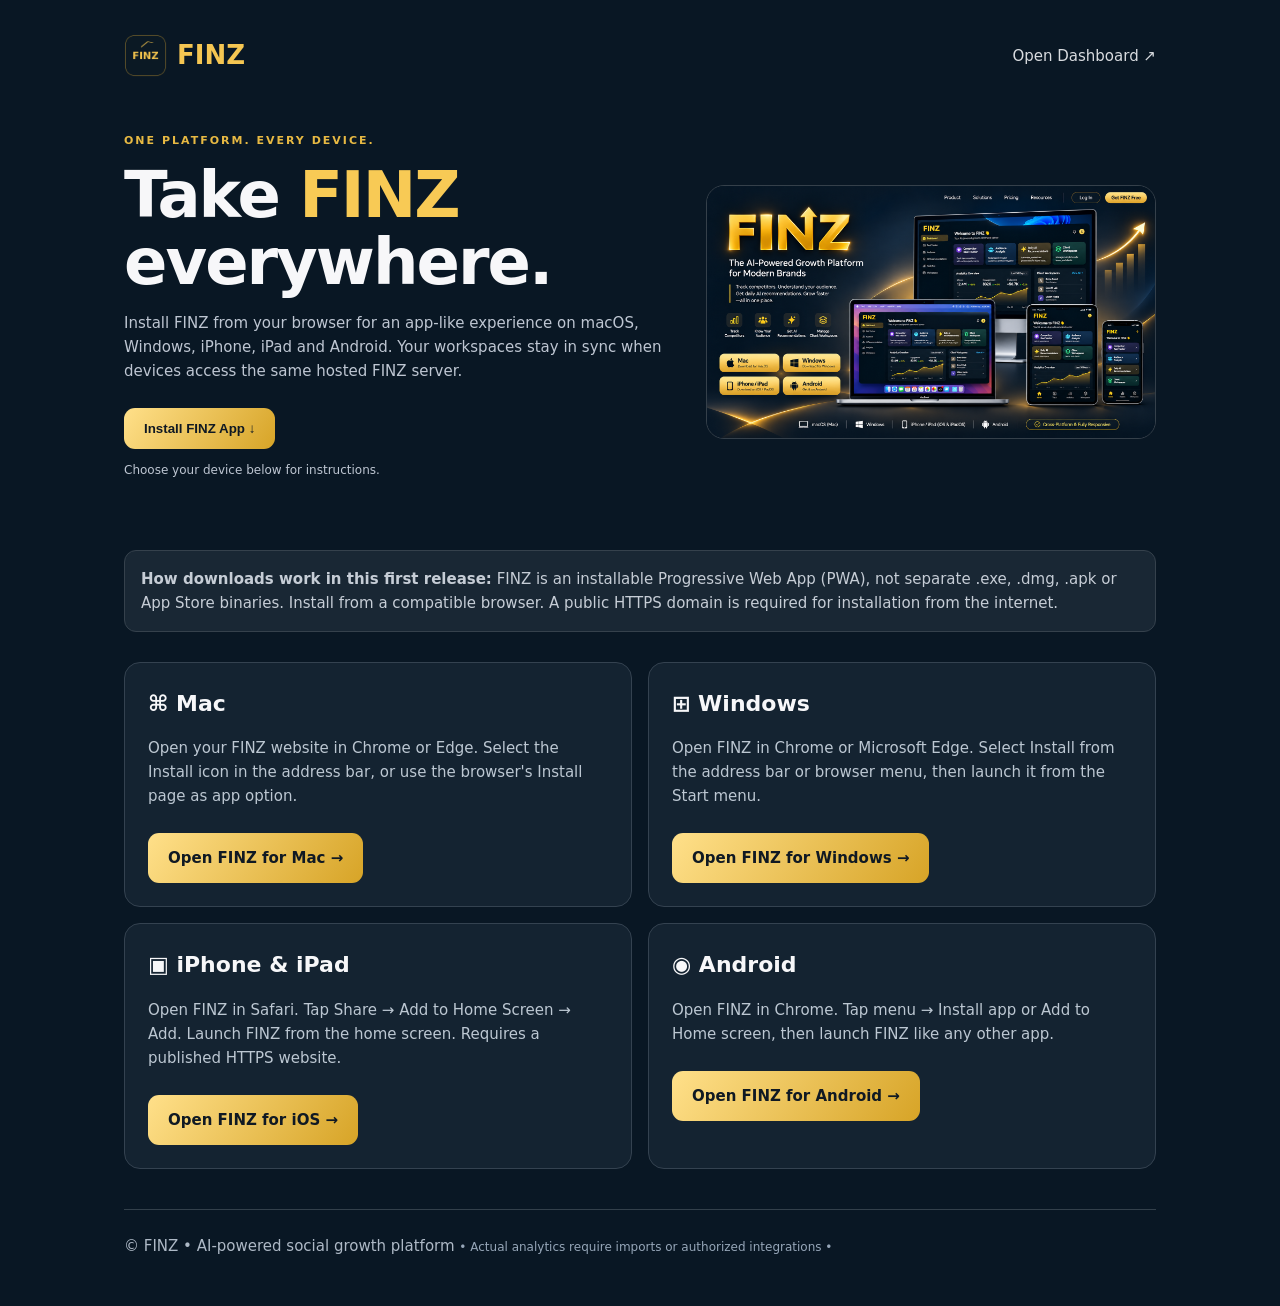
<file: download.html>
<!doctype html><html lang="en"><head><meta charset="utf-8"><meta name="viewport" content="width=device-width,initial-scale=1,viewport-fit=cover"><meta name="theme-color" content="#0b1924"><meta name="description" content="Install FINZ as an app on your devices"><link rel="manifest" href="/static/manifest.webmanifest"><link rel="apple-touch-icon" href="/static/icon-192.png"><title>Download FINZ — Mac, Windows, iPhone, iPad, Android</title><style>:root{color-scheme:dark}*{box-sizing:border-box}body{margin:0;background:#091724;color:#f7f7f9;font:15px/1.6 system-ui,-apple-system,Segoe UI,sans-serif}a{color:#ffe08a}.wrap{max-width:1080px;margin:auto;padding:24px}nav{display:flex;justify-content:space-between;align-items:center;padding:10px 0 35px}.brand{display:flex;align-items:center;gap:10px;color:#f5c652;font-size:26px;font-weight:850;text-decoration:none}.brand img{width:43px;border-radius:12px}.home{color:#d8dbdf;text-decoration:none}.hero{display:grid;grid-template-columns:1.1fr .9fr;gap:32px;align-items:center;padding:20px 0 40px}.eyebrow{font-size:11px;letter-spacing:2px;color:#e7b943;font-weight:700}.hero h1{font-size:clamp(37px,5vw,66px);line-height:1.05;margin:12px 0;letter-spacing:-2px}.hero h1 span{color:#f8ca55}.hero p{color:#bec6d2;max-width:600px}.hero img{width:100%;border-radius:18px;border:1px solid #35404a}.btn{background:linear-gradient(125deg,#ffe08a,#d7a427);color:#101923;padding:13px 20px;border:0;border-radius:11px;font-weight:800;cursor:pointer;display:inline-block;text-decoration:none;margin-top:10px}.note{background:#192734;border:1px solid #35414c;padding:16px;border-radius:12px;color:#c6cdd6;margin:18px 0 30px}.grid{display:grid;grid-template-columns:repeat(2,minmax(0,1fr));gap:16px}.card{background:#142331;border:1px solid #344250;padding:23px;border-radius:16px}.card h2{margin:0 0 8px;font-size:22px}.card p{color:#bcc7d2}.steps{padding-left:20px;color:#d1dbe4}.steps li{margin-bottom:8px}footer{border-top:1px solid #33404b;margin-top:40px;padding:24px 0;color:#aeb9c6}.small{font-size:12px;color:#96a6b8} @media(max-width:730px){.hero{grid-template-columns:1fr}.grid{grid-template-columns:1fr}.wrap{padding:17px}.hero h1{letter-spacing:-1px}}</style></head><body><div class="wrap"><nav><a class="brand" href="/"><img src="/static/icon-192.png" alt="">FINZ</a><a class="home" href="/">Open Dashboard ↗</a></nav><section class="hero"><div><div class="eyebrow">ONE PLATFORM. EVERY DEVICE.</div><h1>Take <span>FINZ</span> everywhere.</h1><p>Install FINZ from your browser for an app-like experience on macOS, Windows, iPhone, iPad and Android. Your workspaces stay in sync when devices access the same hosted FINZ server.</p><button class="btn" id="install" hidden>Install FINZ App ↓</button><p id="install-help" class="small">Choose your device below for instructions.</p></div><img src="/static/finz-showcase.png" alt="FINZ interface across devices"></section><section class="note"><b>How downloads work in this first release:</b> FINZ is an installable Progressive Web App (PWA), not separate .exe, .dmg, .apk or App Store binaries. Install from a compatible browser. A public HTTPS domain is required for installation from the internet.</section><section class="grid"><div class="card"><h2>⌘ Mac</h2><p>Open your FINZ website in Chrome or Edge. Select the Install icon in the address bar, or use the browser's Install page as app option.</p><a class="btn" href="/">Open FINZ for Mac →</a></div><div class="card"><h2>⊞ Windows</h2><p>Open FINZ in Chrome or Microsoft Edge. Select Install from the address bar or browser menu, then launch it from the Start menu.</p><a class="btn" href="/">Open FINZ for Windows →</a></div><div class="card"><h2>▣ iPhone & iPad</h2><p>Open FINZ in Safari. Tap Share → Add to Home Screen → Add. Launch FINZ from the home screen. Requires a published HTTPS website.</p><a class="btn" href="/">Open FINZ for iOS →</a></div><div class="card"><h2>◉ Android</h2><p>Open FINZ in Chrome. Tap menu → Install app or Add to Home screen, then launch FINZ like any other app.</p><a class="btn" href="/">Open FINZ for Android →</a></div></section><footer>© FINZ • AI-powered social growth platform <span class="small">• Actual analytics require imports or authorized integrations •</span></footer></div><script>let deferred;window.addEventListener('beforeinstallprompt',e=>{e.preventDefault();deferred=e;document.getElementById('install').hidden=false});document.getElementById('install').onclick=async()=>{if(!deferred)return;deferred.prompt();await deferred.userChoice;deferred=null;document.getElementById('install').hidden=true};if('serviceWorker'in navigator)navigator.serviceWorker.register('/static/sw.js').catch(()=>{})</script></body></html>
</file>
